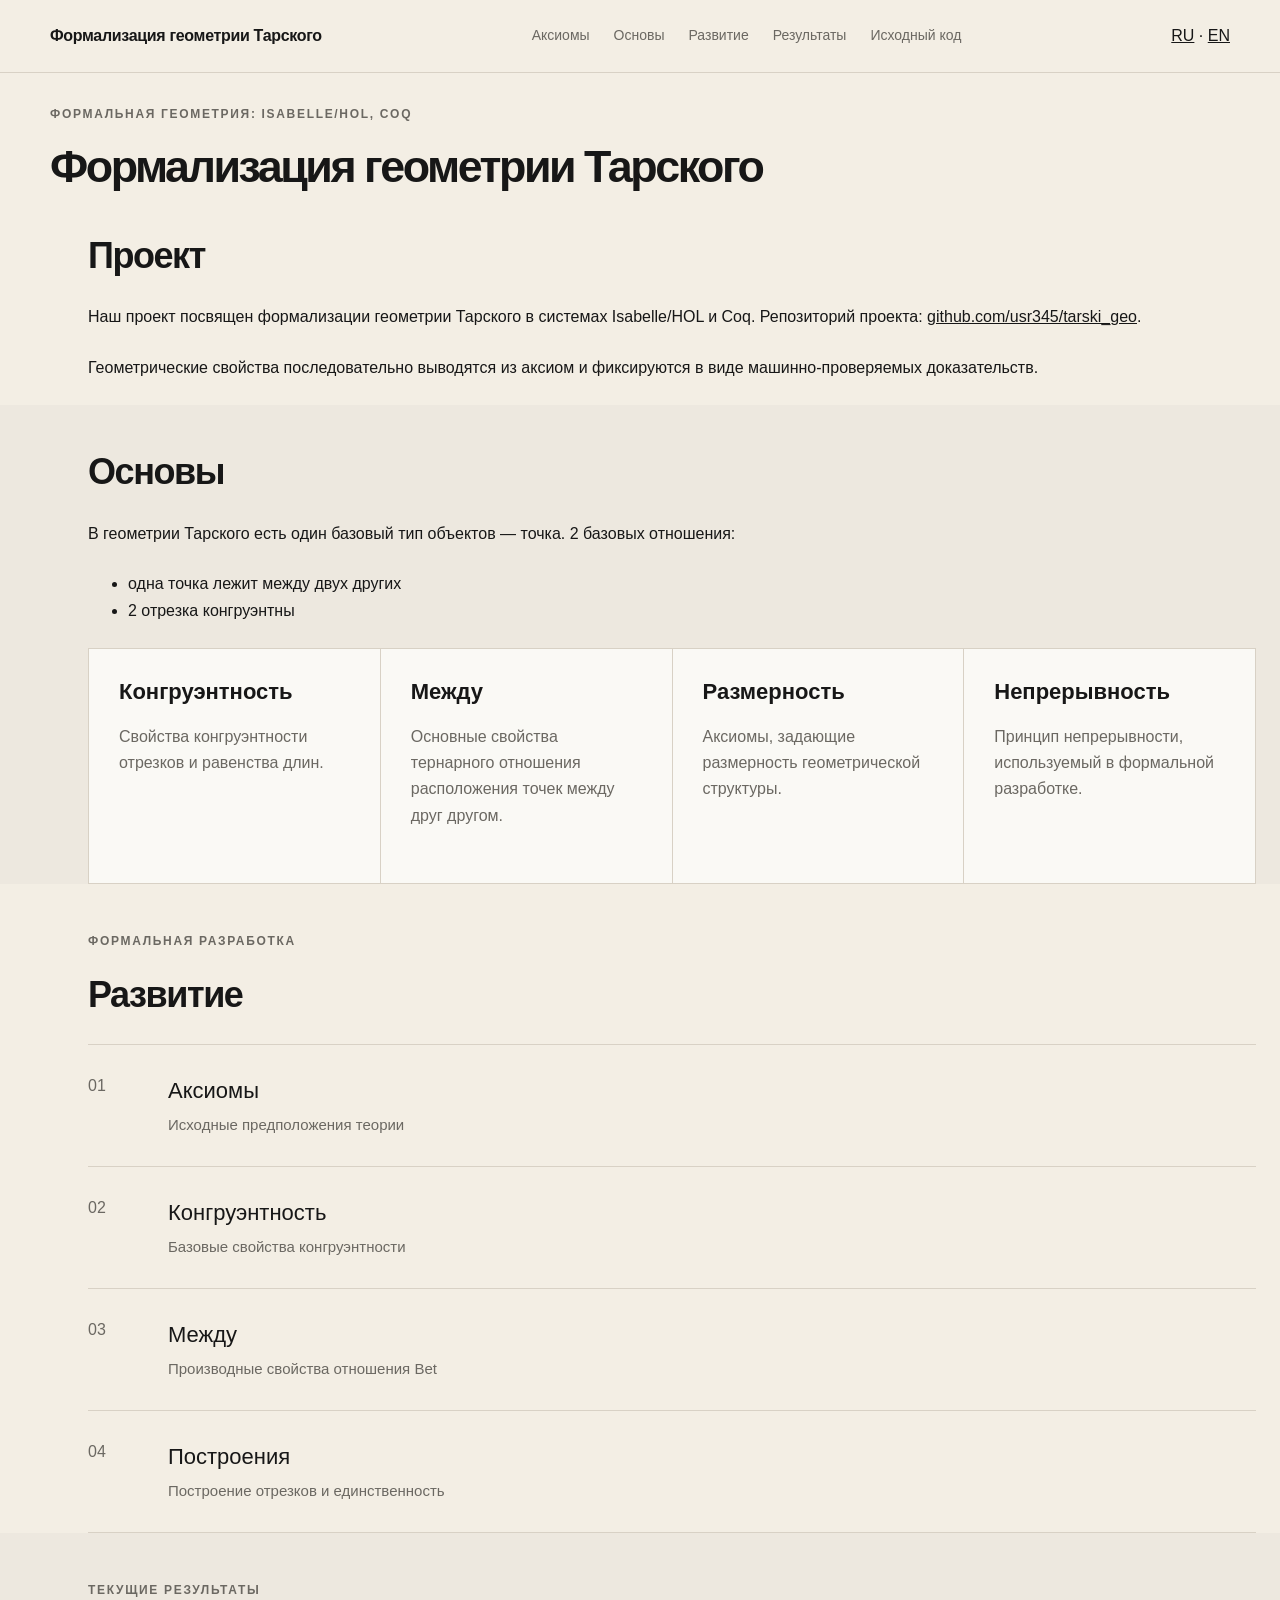
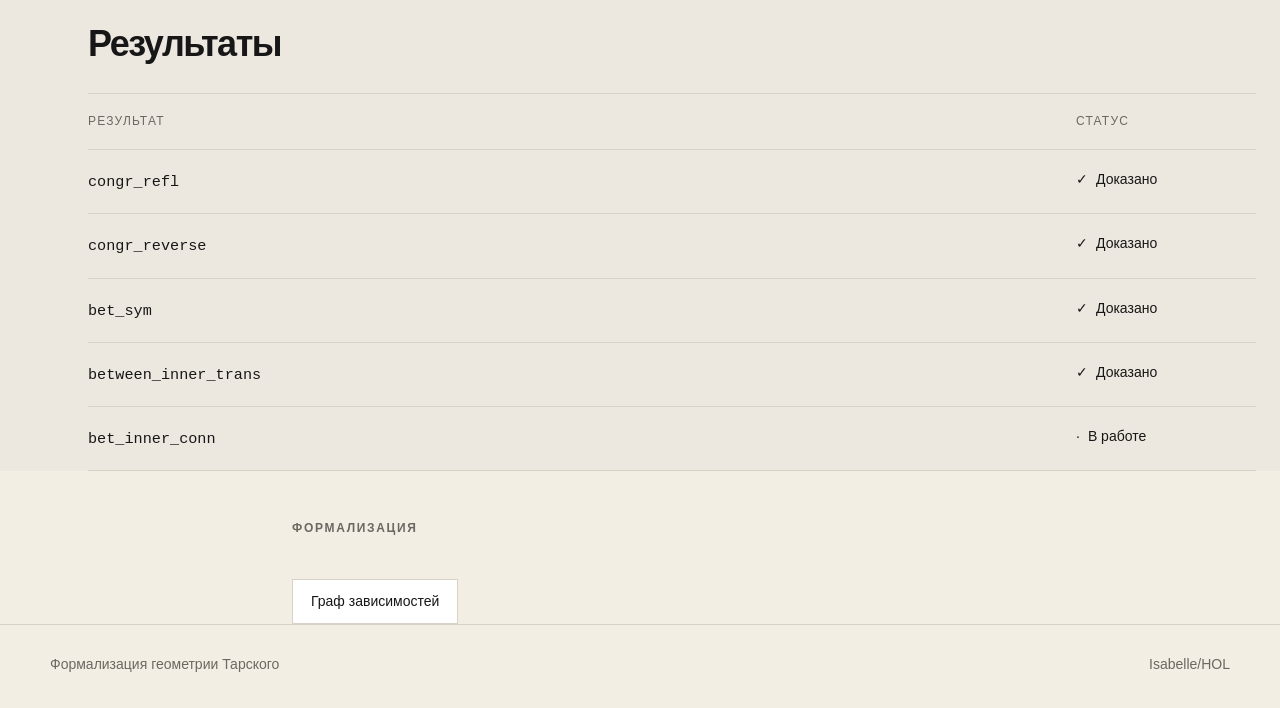
<file: index.html>
<!DOCTYPE html>
<html lang="ru">
<head>
    <meta charset="UTF-8">
    <meta name="viewport" content="width=device-width, initial-scale=1.0">
    <title>Формализация геометрии Тарского</title>
    <meta name="description"
          content="Формальная разработка элементарной геометрии на основе аксиом Тарского в Isabelle/HOL.">
    <link rel="stylesheet" href="style.css">
</head>

<body>

<header class="site-header">
    <div class="container header-inner">

        <a class="site-title" href="index.html">
            Формализация геометрии Тарского
        </a>

        <nav class="site-nav" aria-label="Основная навигация">
            <a href="/axioms.html">Аксиомы</a>
            <a href="#foundations">Основы</a>
            <a href="#development">Развитие</a>
            <a href="#results">Результаты</a>
            <a href="https://github.com/usr345/tarski_geo">Исходный код</a>
        </nav>

        <div class="language-switch" aria-label="Выбор языка">
            <a href="index.html" class="active" lang="ru">RU</a>
            <span>·</span>
            <a href="index.en.html" lang="en">EN</a>
        </div>

    </div>
</header>

<main>

    <section class="hero">
        <div class="container">
            <p class="eyebrow">Формальная геометрия: Isabelle/HOL, Coq</p>

            <h1>Формализация геометрии Тарского</h1>

            <!-- <p class="lead">
                 Машинно-проверяемая разработка элементарной геометрии,
                 построенная из аксиом Тарского.
                 </p> -->
        </div>
    </section>

    <section id="project" class="section">
        <div class="container">
            <h2>Проект</h2>

            <p>
                Наш проект посвящен формализации геометрии Тарского в системах Isabelle/HOL и Coq. Репозиторий проекта: <a href="https://github.com/usr345/tarski_geo">github.com/usr345/tarski_geo</a>.
            </p>

            <p>
                Геометрические свойства последовательно выводятся из аксиом и фиксируются в виде машинно-проверяемых доказательств.
            </p>
        </div>
    </section>

    <section id="foundations" class="section section-muted">
        <div class="container">
            <h2>Основы</h2>

            <p>
                В геометрии Тарского есть один базовый тип объектов &mdash; точка.
                2 базовых отношения:
                <ul>
                    <li>одна точка лежит между двух других</li>
                    <li>2 отрезка конгруэнтны</li>
                </ul>

            </p>

            <div class="grid grid-4">

                <article class="card">
                    <h3>Конгруэнтность</h3>
                    <p>
                        Свойства конгруэнтности отрезков и
                        равенства длин.
                    </p>
                </article>

                <article class="card">
                    <h3>Между</h3>
                    <p>
                        Основные свойства тернарного отношения
                        расположения точек между друг другом.
                    </p>
                </article>

                <article class="card">
                    <h3>Размерность</h3>
                    <p>
                        Аксиомы, задающие размерность
                        геометрической структуры.
                    </p>
                </article>

                <article class="card">
                    <h3>Непрерывность</h3>
                    <p>
                        Принцип непрерывности, используемый
                        в формальной разработке.
                    </p>
                </article>

            </div>
        </div>
    </section>

    <section id="development" class="section">
        <div class="container">

            <div class="section-heading">
                <div>
                    <p class="eyebrow">ФОРМАЛЬНАЯ РАЗРАБОТКА</p>
                    <h2>Развитие</h2>
                </div>

                <!-- <p class="section-intro">
                     Теория строится постепенно — от аксиом
                     к всё более сильным производным результатам.
                     </p> -->
            </div>

            <div class="development-list">

                <a class="development-item" href="#">
                    <span class="item-number">01</span>
                    <span>
                        <strong>Аксиомы</strong>
                        <small>Исходные предположения теории</small>
                    </span>
                </a>

                <a class="development-item" href="#">
                    <span class="item-number">02</span>
                    <span>
                        <strong>Конгруэнтность</strong>
                        <small>Базовые свойства конгруэнтности</small>
                    </span>
                </a>

                <a class="development-item" href="#">
                    <span class="item-number">03</span>
                    <span>
                        <strong>Между</strong>
                        <small>Производные свойства отношения Bet</small>
                    </span>
                </a>

                <a class="development-item" href="#">
                    <span class="item-number">04</span>
                    <span>
                        <strong>Построения</strong>
                        <small>Построение отрезков и единственность</small>
                    </span>
                </a>

            </div>
        </div>
    </section>

    <section id="results" class="section section-muted">
        <div class="container">

            <div class="section-heading">
                <div>
                    <p class="eyebrow">ТЕКУЩИЕ РЕЗУЛЬТАТЫ</p>
                    <h2>Результаты</h2>
                </div>
            </div>

            <div class="result-table">

                <div class="result-row result-header">
                    <span>Результат</span>
                    <span>Статус</span>
                </div>

                <div class="result-row">
                    <span><code>congr_refl</code></span>
                    <span class="status">Доказано</span>
                </div>

                <div class="result-row">
                    <span><code>congr_reverse</code></span>
                    <span class="status">Доказано</span>
                </div>

                <div class="result-row">
                    <span><code>bet_sym</code></span>
                    <span class="status">Доказано</span>
                </div>

                <div class="result-row">
                    <span><code>between_inner_trans</code></span>
                    <span class="status">Доказано</span>
                </div>

                <div class="result-row">
                    <span><code>bet_inner_conn</code></span>
                    <span class="status status-progress">В работе</span>
                </div>

            </div>
        </div>
    </section>

    <section id="source" class="section">
        <div class="container narrow">

            <p class="eyebrow">ФОРМАЛИЗАЦИЯ</p>

            <div class="links">
                <a class="button button-secondary" href="/images/graph.svg">
                    Граф зависимостей
                </a>
            </div>

        </div>
    </section>

</main>

<footer class="site-footer">
    <div class="container footer-inner">
        <span>Формализация геометрии Тарского</span>
        <span>Isabelle/HOL</span>
    </div>
</footer>

</body>
</html>
</file>
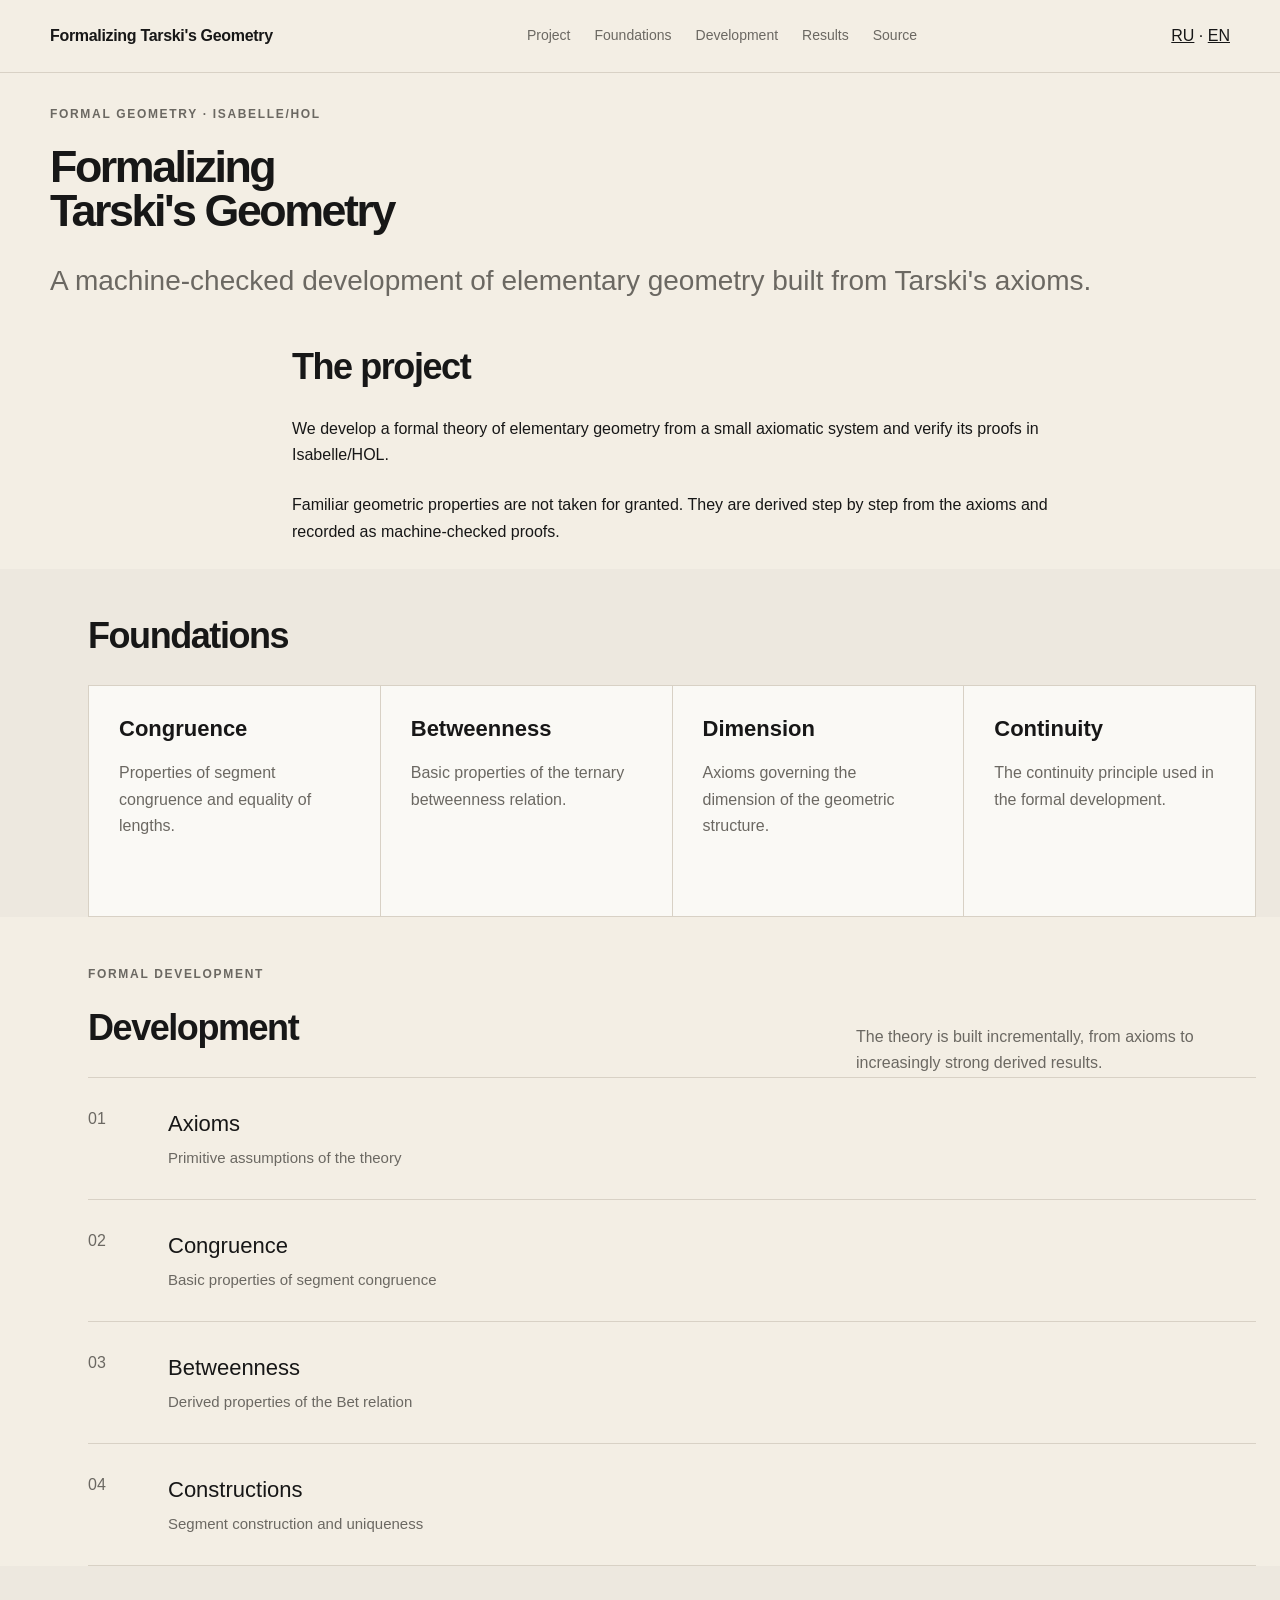
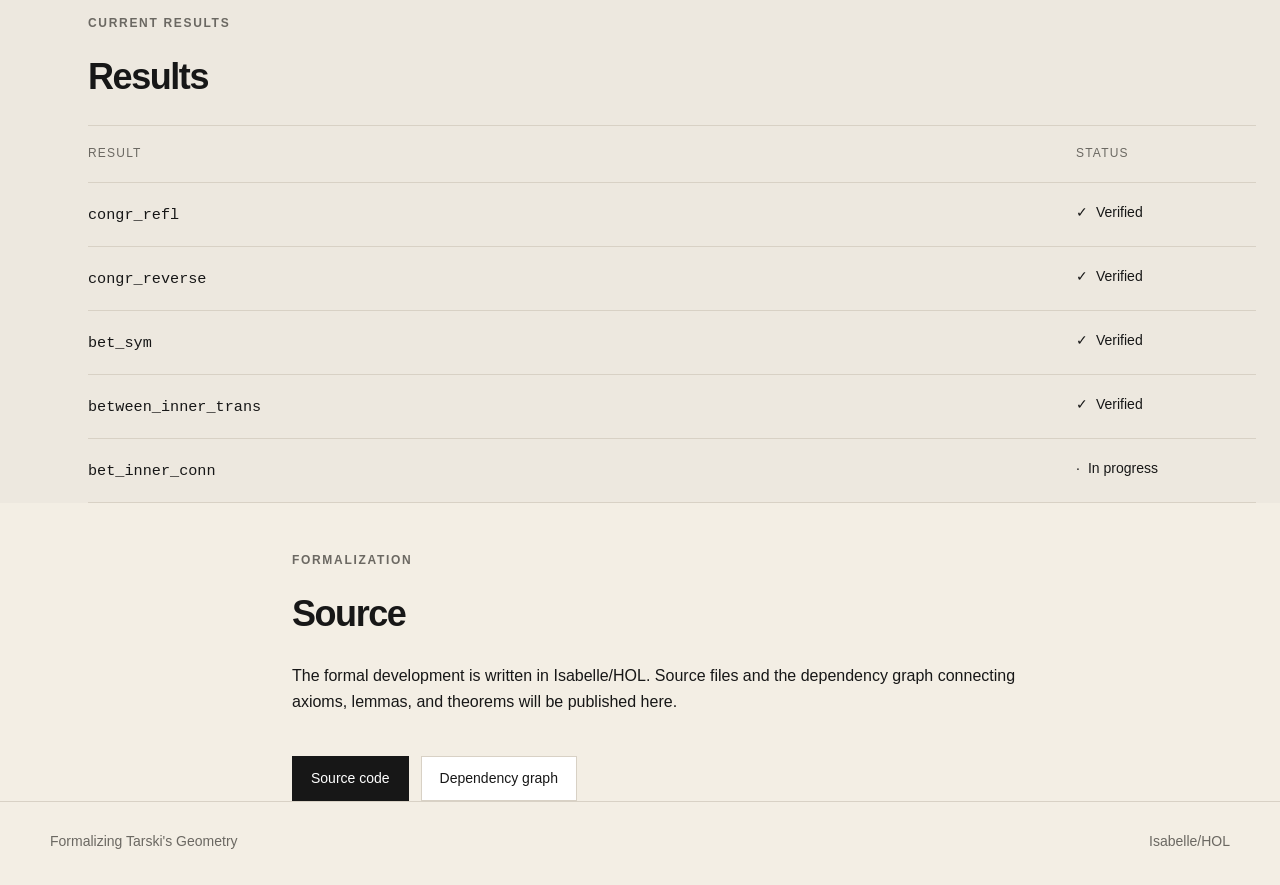
<file: index.en.html>
<!DOCTYPE html>
<html lang="en">
<head>
    <meta charset="UTF-8">
    <meta name="viewport" content="width=device-width, initial-scale=1.0">
    <title>Formalizing Tarski's Geometry</title>
    <meta name="description"
          content="A machine-checked formal development of elementary geometry based on Tarski's axioms in Isabelle/HOL.">
    <link rel="stylesheet" href="style.css">
</head>

<body>

<header class="site-header">
    <div class="container header-inner">

        <a class="site-title" href="index_en.html">
            Formalizing Tarski's Geometry
        </a>

        <nav class="site-nav" aria-label="Main navigation">
            <a href="#project">Project</a>
            <a href="#foundations">Foundations</a>
            <a href="#development">Development</a>
            <a href="#results">Results</a>
            <a href="#source">Source</a>
        </nav>

        <div class="language-switch" aria-label="Language selection">
            <a href="index.html" lang="ru">RU</a>
            <span>·</span>
            <a href="index.en.html" class="active" lang="en">EN</a>
        </div>

    </div>
</header>

<main>

    <section class="hero">
        <div class="container">
            <p class="eyebrow">FORMAL GEOMETRY · ISABELLE/HOL</p>

            <h1>
                Formalizing<br>
                Tarski's Geometry
            </h1>

            <p class="lead">
                A machine-checked development of elementary geometry
                built from Tarski's axioms.
            </p>
        </div>
    </section>

    <section id="project" class="section">
        <div class="container narrow">
            <h2>The project</h2>

            <p>
                We develop a formal theory of elementary geometry
                from a small axiomatic system and verify its proofs
                in Isabelle/HOL.
            </p>

            <p>
                Familiar geometric properties are not taken for granted.
                They are derived step by step from the axioms and recorded
                as machine-checked proofs.
            </p>
        </div>
    </section>

    <section id="foundations" class="section section-muted">
        <div class="container">
            <h2>Foundations</h2>

            <div class="grid grid-4">

                <article class="card">
                    <h3>Congruence</h3>
                    <p>
                        Properties of segment congruence
                        and equality of lengths.
                    </p>
                </article>

                <article class="card">
                    <h3>Betweenness</h3>
                    <p>
                        Basic properties of the ternary
                        betweenness relation.
                    </p>
                </article>

                <article class="card">
                    <h3>Dimension</h3>
                    <p>
                        Axioms governing the dimension
                        of the geometric structure.
                    </p>
                </article>

                <article class="card">
                    <h3>Continuity</h3>
                    <p>
                        The continuity principle used
                        in the formal development.
                    </p>
                </article>

            </div>
        </div>
    </section>

    <section id="development" class="section">
        <div class="container">

            <div class="section-heading">
                <div>
                    <p class="eyebrow">FORMAL DEVELOPMENT</p>
                    <h2>Development</h2>
                </div>

                <p class="section-intro">
                    The theory is built incrementally, from axioms
                    to increasingly strong derived results.
                </p>
            </div>

            <div class="development-list">

                <a class="development-item" href="#">
                    <span class="item-number">01</span>
                    <span>
                        <strong>Axioms</strong>
                        <small>Primitive assumptions of the theory</small>
                    </span>
                </a>

                <a class="development-item" href="#">
                    <span class="item-number">02</span>
                    <span>
                        <strong>Congruence</strong>
                        <small>Basic properties of segment congruence</small>
                    </span>
                </a>

                <a class="development-item" href="#">
                    <span class="item-number">03</span>
                    <span>
                        <strong>Betweenness</strong>
                        <small>Derived properties of the Bet relation</small>
                    </span>
                </a>

                <a class="development-item" href="#">
                    <span class="item-number">04</span>
                    <span>
                        <strong>Constructions</strong>
                        <small>Segment construction and uniqueness</small>
                    </span>
                </a>

            </div>
        </div>
    </section>

    <section id="results" class="section section-muted">
        <div class="container">

            <div class="section-heading">
                <div>
                    <p class="eyebrow">CURRENT RESULTS</p>
                    <h2>Results</h2>
                </div>
            </div>

            <div class="result-table">

                <div class="result-row result-header">
                    <span>Result</span>
                    <span>Status</span>
                </div>

                <div class="result-row">
                    <span><code>congr_refl</code></span>
                    <span class="status">Verified</span>
                </div>

                <div class="result-row">
                    <span><code>congr_reverse</code></span>
                    <span class="status">Verified</span>
                </div>

                <div class="result-row">
                    <span><code>bet_sym</code></span>
                    <span class="status">Verified</span>
                </div>

                <div class="result-row">
                    <span><code>between_inner_trans</code></span>
                    <span class="status">Verified</span>
                </div>

                <div class="result-row">
                    <span><code>bet_inner_conn</code></span>
                    <span class="status status-progress">In progress</span>
                </div>

            </div>
        </div>
    </section>

    <section id="source" class="section">
        <div class="container narrow">

            <p class="eyebrow">FORMALIZATION</p>

            <h2>Source</h2>

            <p>
                The formal development is written in Isabelle/HOL.
                Source files and the dependency graph connecting
                axioms, lemmas, and theorems will be published here.
            </p>

            <div class="links">
                <a class="button" href="#">
                    Source code
                </a>

                <a class="button button-secondary" href="#">
                    Dependency graph
                </a>
            </div>

        </div>
    </section>

</main>

<footer class="site-footer">
    <div class="container footer-inner">
        <span>Formalizing Tarski's Geometry</span>
        <span>Isabelle/HOL</span>
    </div>
</footer>

</body>
</html>
</file>
<file: style.css>
:root {
    --background: #f3eee4;
    --surface: #faf9f5;
    --text: #171717;
    --muted: #6b6862;
    --border: #d8d1c5;
    --accent: #111;
    --max-width: 1180px;
    --narrow-width: 760px;
}

* {
    box-sizing: border-box;
}

html {
    scroll-behavior: smooth;
}

body {
    margin: 0;
    background: var(--background);
    color: var(--text);

    font-family:
        Inter,
        -apple-system,
        BlinkMacSystemFont,
        "Segoe UI",
        sans-serif;

    font-size: 16px;
    line-height: 1.65;
    padding-bottom: 2em;
}

a {
    color: inherit;
}

img {
    max-width: 100%;
    height: auto;
}

.container {
    width: min(
        calc(100% - 48px),
        var(--max-width)
    );

    margin-inline: auto;
}

.narrow {
    max-width: var(--narrow-width);
}


/* Header ---------------------------------------------------- */

.site-header {
    border-bottom: 1px solid var(--border);
}

.header-inner {
    min-height: 72px;

    display: flex;
    align-items: center;
    justify-content: space-between;

    gap: 32px;
}

.site-title {
    text-decoration: none;
    font-weight: 600;
    letter-spacing: -0.02em;
}

.site-nav {
    display: flex;
    gap: 24px;

    font-size: 14px;
}

.site-nav a {
    text-decoration: none;
    color: var(--muted);
}

.site-nav a:hover {
    color: var(--text);
}


/* Hero ------------------------------------------------------ */

.hero {
    padding: 2em 0 0;
}

.eyebrow {
    margin: 0 0 20px;

    font-size: 12px;
    font-weight: 600;
    letter-spacing: 0.14em;
    text-transform: uppercase;

    color: var(--muted);
}

.hero h1 {
    max-width: 1100px;

    margin: 0;

    font-size: clamp(42px, 3.5vw, 72px);
    line-height: 0.98;
    letter-spacing: -0.055em;
    font-weight: 600;
}

.lead {
    margin: 1em 0 0;

    font-size: clamp(20px, 2.5vw, 28px);
    line-height: 1.4;
    color: var(--muted);
}


/* Sections -------------------------------------------------- */

.section {
    padding: 3em 0 0 4em;
}

.section-muted {
    background: rgba(0, 0, 0, 0.025);
}

.section h2 {
    margin: 0 0 30px;

    font-size: clamp(36px, 2vw, 60px);
    line-height: 1.05;
    letter-spacing: -0.04em;
    font-weight: 600;
}

.section p {
    margin: 0 0 24px;
}

.section-heading {
    display: flex;
    align-items: flex-end;
    justify-content: space-between;

    gap: 60px;
}

.section-intro {
    max-width: 400px;
    margin: 0 !important;

    color: var(--muted);
}


/* Cards ----------------------------------------------------- */

.grid {
    display: grid;
    gap: 1px;

    background: var(--border);
    border: 1px solid var(--border);
}

.grid-4 {
    grid-template-columns: repeat(4, 1fr);
}

.card {
    min-height: 230px;
    padding: 30px;

    background: var(--surface);
}

.card h3 {
    margin: 0 0 18px;

    font-size: 22px;
    line-height: 1.2;
}

.card p {
    color: var(--muted);
}


/* Development ----------------------------------------------- */

.development-list {
    border-top: 1px solid var(--border);
}

.development-item {
    display: grid;
    grid-template-columns: 80px 1fr;

    padding: 28px 0;

    border-bottom: 1px solid var(--border);

    text-decoration: none;
}

.development-item:hover {
    background: var(--light);
}

.item-number {
    color: var(--muted);
    font-variant-numeric: tabular-nums;
}

.development-item strong {
    display: block;

    font-size: 22px;
    font-weight: 500;
}

.development-item small {
    display: block;

    margin-top: 4px;

    color: var(--muted);
    font-size: 15px;
}


/* Results --------------------------------------------------- */

.result-table {
    border-top: 1px solid var(--border);
}

.result-row {
    display: grid;
    grid-template-columns: 1fr 180px;

    padding: 18px 0;

    border-bottom: 1px solid var(--border);
}

.result-header {
    font-size: 12px;
    text-transform: uppercase;
    letter-spacing: 0.1em;
    color: var(--muted);
}

code {
    font-family:
        "SFMono-Regular",
        Consolas,
        "Liberation Mono",
        monospace;

    font-size: 0.95em;
}

.status {
    font-size: 14px;
}

.status::before {
    content: "✓";
    margin-right: 8px;
}

.status-progress::before {
    content: "·";
}


/* Links ----------------------------------------------------- */

.links {
    display: flex;
    flex-wrap: wrap;
    gap: 12px;

    margin-top: 40px;
}

.button {
    display: inline-block;

    padding: 10px 18px;

    border: 1px solid var(--text);

    background: var(--text);
    color: white;

    text-decoration: none;

    font-size: 14px;
}

.button:hover {
    opacity: 0.8;
}

.button-secondary {
    background: white;
    color: var(--text);
    border-color: var(--border);
}


/* Footer ---------------------------------------------------- */

.site-footer {
    border-top: 1px solid var(--border);
}

.footer-inner {
    margin-top: 2em;
    display: flex;
    align-items: center;
    justify-content: space-between;

    gap: 24px;

    color: var(--muted);
    font-size: 14px;
}


/* Responsive ----------------------------------------------- */

@media (max-width: 800px) {

    .container {
        width: min(
            calc(100% - 32px),
            var(--max-width)
        );
    }

    .header-inner {
        align-items: flex-start;
        padding: 18px 0;
    }

    .site-nav {
        display: none;
    }

    .hero {
        padding: 80px 0 90px;
    }

    .section {
        padding: 70px 0;
    }

    .grid-4 {
        grid-template-columns: 1fr 1fr;
    }

    .section-heading {
        display: block;
    }

    .section-intro {
        margin-top: 24px !important;
    }
}


@media (max-width: 520px) {

    .grid-4 {
        grid-template-columns: 1fr;
    }

    .development-item {
        grid-template-columns: 52px 1fr;
    }

    .result-row {
        grid-template-columns: 1fr auto;
        gap: 20px;
    }

    .footer-inner {
        flex-direction: column;
        align-items: flex-start;
        justify-content: center;
    }
}

.axiom-card {
    margin: 3em 0 0 0;
    padding: 28px 30px 30px;
    background: var(--surface);
    border: 1px solid var(--border);
}

.axiom-card-header {
    display: grid;
    grid-template-columns: 48px 1fr;
    gap: 16px;
    align-items: baseline;
}

.axiom-number {
    color: var(--muted);
    font-size: 13px;
    font-variant-numeric: tabular-nums;
}

.axiom-card h3 {
    margin: 0;

    font-size: 21px;
    line-height: 1.25;
    font-weight: 500;
    letter-spacing: -0.02em;
}

.axiom-formula {
    margin: 28px 0 24px;
    padding: 20px 22px;

    background: var(--code-background);
    border-left: 2px solid var(--border);

    font-family:
        "STIX Two Math",
        "Cambria Math",
        "Times New Roman",
        serif;

    font-size: 25px;
    line-height: 1.4;
}

.axiom-description {
    margin: 0;

    color: var(--muted);
    font-size: 15px;
}

.axiom-code {
    margin-top: 1em;
    padding: 18px 20px;

    overflow-x: auto;

    background: var(--code-background);
    border: 1px solid var(--border);
}

.axiom-code code {
    font-family:
        "SFMono-Regular",
        Consolas,
        "Liberation Mono",
        monospace;

    font-size: 13px;
    line-height: 1.6;
}

.axiom-visual {
    display: grid;
    grid-template-columns: 30% 70%;
    gap: 1.5rem;
    align-items: center;
}

@media (max-width: 700px) {
    .axiom-visual {
        grid-template-columns: 1fr;
    }
}

.axiom-visual img {
    display: block;
    width: 100%;
    height: auto;
}

.axiom-visual .axiom-code {
    margin: 0;
    overflow-x: auto;
}
</file>
